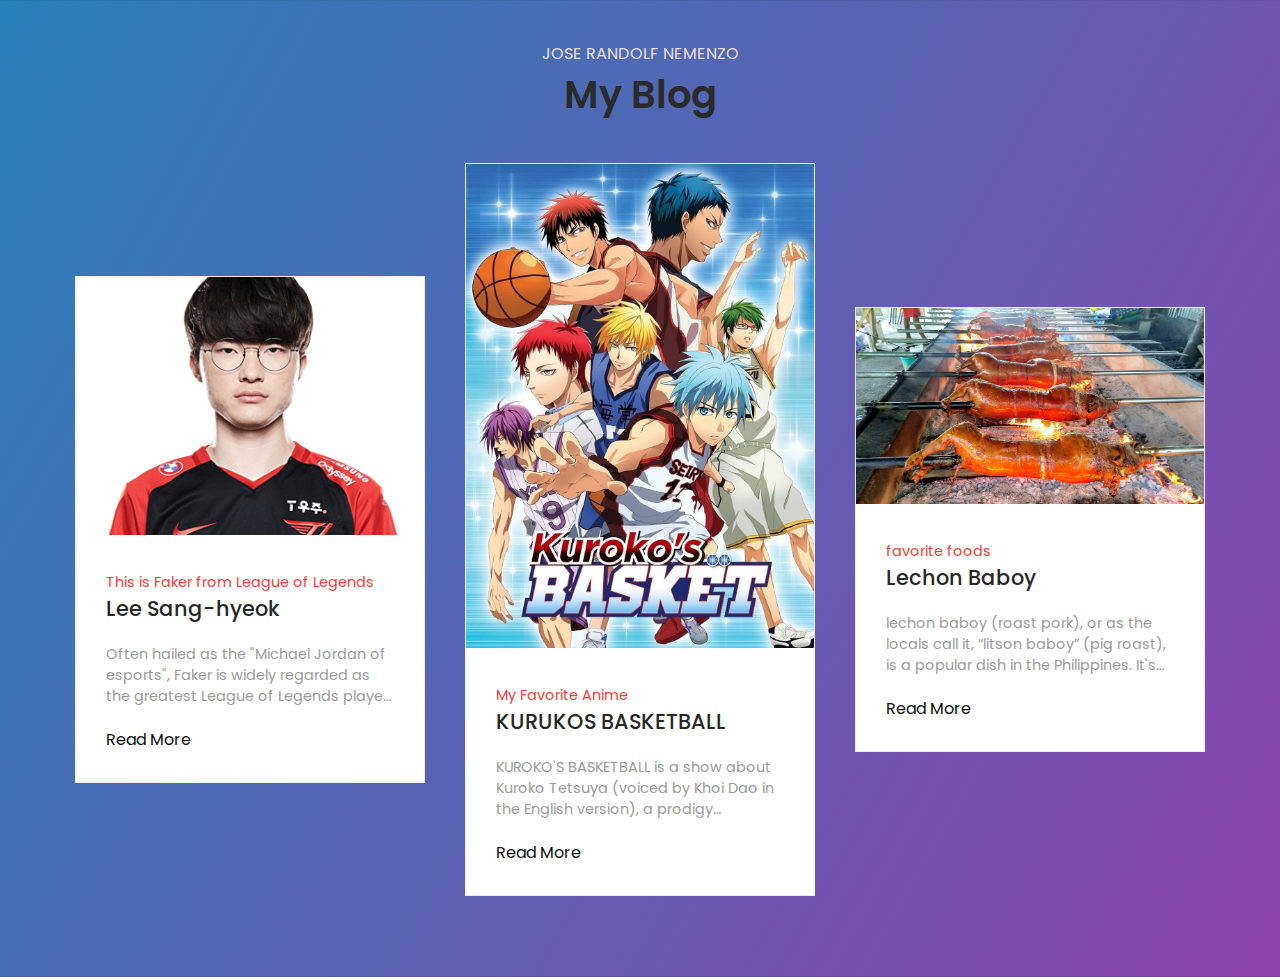
<file: blog.html>
<?php
session_start();

?>







<!DOCTYPE html>
<html lang="en">
<head>
    <meta charset="utf-8">
    <meta http-equiv="X-UA-Compatible" content="IE-edge">
    <meta name="viewport" content="width=device-width, intial-scale=1.0, maximum-scale=1.0, user-scalable=no">
    <title>Blog Section</title>
    <link rel="stylesheet" type="text/css" href="blog.css"/>
    <link rel="shortcut icon" href="images/fav-icon.svg"/>
    <link rel="preconnect" href="https://fonts.gstatic.com">
    <link href="https://fonts.googleapis.com/css2?family=Poppins:ital,wght@0,100;0,200;0,300;0,400;0,500;0,600;0,700;0,800;0,900;1,100;1,200;1,300;1,400;1,500;1,600;1,700;1,800;1,900&display=swap" rel="stylesheet">
    </head>
    <body>
        <section id="blog">
            <div class="blog-heading">
              <span>JOSE RANDOLF NEMENZO</span>
              <h3>My Blog</h3>
            </div>
      
      
            <div class="blog-container">
      
              <div class="blog-box">
      

                <div class="blog-img">
                  <img alt="blog" src="picture/p11350.png">
                </div>

                <div class="blog-text">
                  <span>This is Faker from League of Legends</span>
                  <a href="#" class="blog-title">Lee Sang-hyeok</a>
                  <p>Often hailed as the "Michael Jordan of esports", Faker is widely regarded as the greatest League of Legends player in history. Throughout his career, he has secured a record of 10 League of Legends Champions Korea (LCK) titles, two Mid-Season Invitational (MSI) titles, and a record four World Championship titles.</p>
                  <a href="faker.html">Read More</a>
                </div>
      
              </div>
      
      
      
      
   
              <div class="blog-box">
      
                <div class="blog-img">
                  <img alt="blog" src="picture/KURUKO.jpg">
                </div>
                <div class="blog-text">
                  <span>My Favorite Anime</span>
                  <a href="#" class="blog-title">KURUKOS BASKETBALL</a>
                  <p>KUROKO'S BASKETBALL is a show about Kuroko Tetsuya (voiced by Khoi Dao in the English version), a prodigy basketball player who joins the Seirin High School basketball team. At the same time Taiga Kagami (Zeno Robinson), a fierce player with tremendous skill, also joins the Seirin</p>
                  <a href="faker.html">Read More</a>
                </div>
      
              </div>
      
      
      
      
              
              <div class="blog-box">
      
                
                <div class="blog-img">
                  <img alt="blog" src="picture/lamea.jpg">
                </div>
                
                <div class="blog-text">
                  <span>favorite foods</span>
                  <a href="#" class="blog-title">Lechon Baboy</a>
                  <p>lechon baboy (roast pork), or as the locals call it, “litson baboy” (pig roast), is a popular dish in the Philippines. It's usually prepared by marinating and roasting whole pig cooking over a charcoal fire until crispy and golden brown on all sides, then marinading the skin with soy sauce to balance out its flavours.</p>
                  <a href="faker.html">Read More</a>
                </div>
      
              </div>
      
            </div>
      
          </section>
          
    </body>
    </html>
</file>
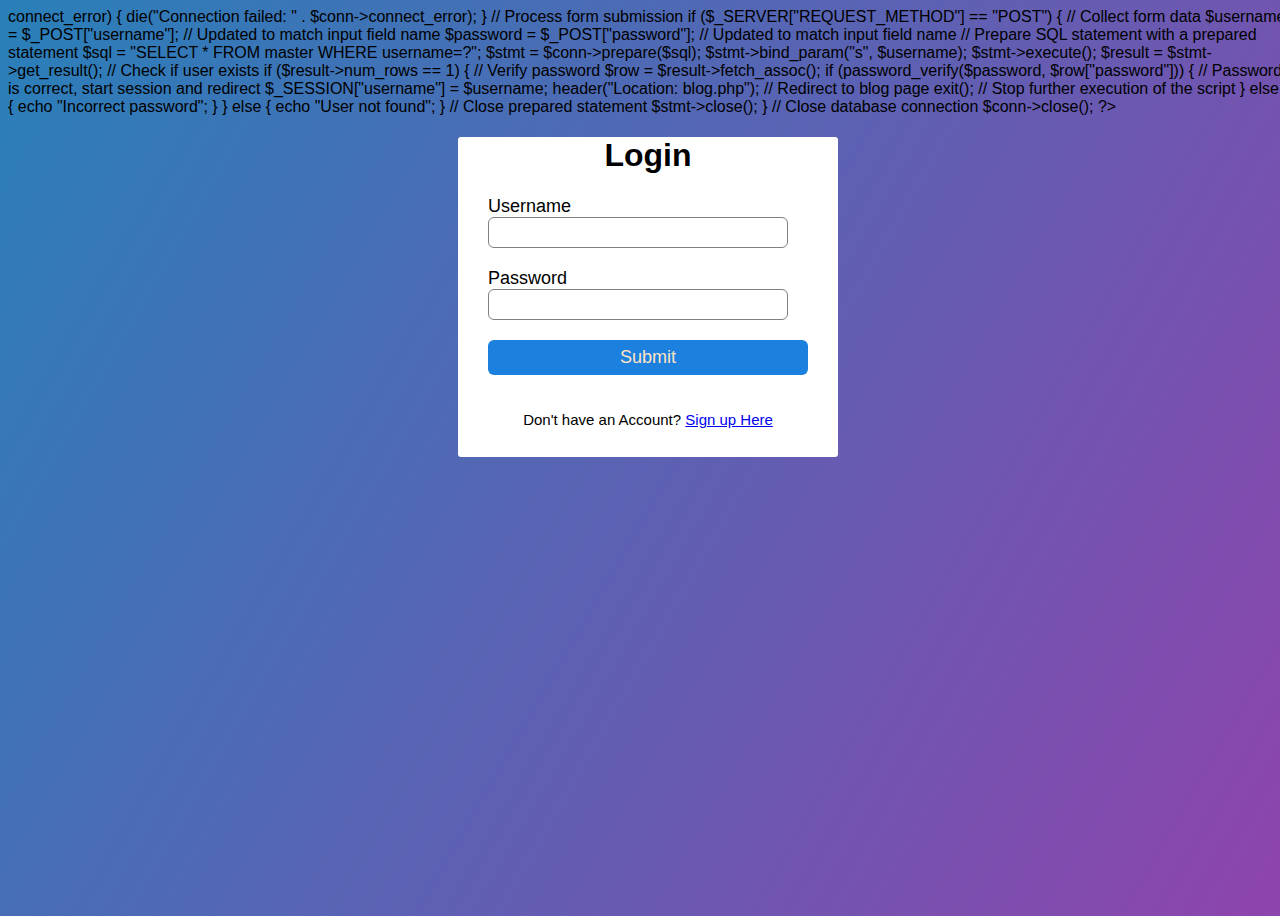
<file: index6.html>
<?php
session_start();

// Establish database connection
$servername = "localhost";
$username = "root";
$password = "";
$database = "signup"; // Change this to your database name
$conn = new mysqli($servername, $username, $password, $database);

// Check connection
if ($conn->connect_error) {
    die("Connection failed: " . $conn->connect_error);
}

// Process form submission
if ($_SERVER["REQUEST_METHOD"] == "POST") {
    // Collect form data
    $username = $_POST["username"]; // Updated to match input field name
    $password = $_POST["password"]; // Updated to match input field name

    // Prepare SQL statement with a prepared statement
    $sql = "SELECT * FROM master WHERE username=?";
    $stmt = $conn->prepare($sql);
    $stmt->bind_param("s", $username);
    $stmt->execute();
    $result = $stmt->get_result();

    // Check if user exists
    if ($result->num_rows == 1) {
        // Verify password
        $row = $result->fetch_assoc();
        if (password_verify($password, $row["password"])) {
            // Password is correct, start session and redirect
            $_SESSION["username"] = $username;
            header("Location: blog.php"); // Redirect to blog page
            exit(); // Stop further execution of the script
        } else {
            echo "Incorrect password";
        }
    } else {
        echo "User not found";
    }
    
    // Close prepared statement
    $stmt->close();
}

// Close database connection
$conn->close();
?>

<!DOCTYPE html>
<html>
<head>
    <meta charset="UTF-8">
    <meta name="viewport" content="width=device-width, initial-scale=1.0">
    <title>Login</title>
    <link rel="stylesheet" href="style.css">
</head>
<body>
    <div class="login">
        <h1>Login</h1>
        <form method="POST"> <!-- Added method="POST" -->
            <label>Username</label>
            <input type="text" name="username" required> <!-- Updated name attribute -->
            <label>Password</label>
            <input type="password" name="password" required> <!-- Updated name attribute -->
            <input type="submit" value="Submit">
        </form>
        <p>Don't have an Account? <a href="register.php">Sign up Here</a></p>
    </div>
</body>
</html>
</file>
<file: blog.css>
*{
    margin: 0px;
    padding: 0px;
    font-family: poppins;
    box-sizing: border-box;
}
ul{
    list-style: none;
}
a{
    text-decoration: none;
}
 
body{
    margin: 0px;
    padding: 0px;
    font-family: poppins;
    background: linear-gradient(120deg,#2980b9, #8e44ad);
}
 

#blog{
    display: flex;
    flex-direction: column;
    justify-content: center;
    align-items: center;
    padding: 40px;
    border-top: 1px solid rgba(0, 0, 0, 0.05);
    border-bottom: 1px solid rgba(0, 0, 0, 0.05);
}
.blog-heading{
    display: flex;
    flex-direction: column;
    justify-content: center;
    align-items: center;
 
}
.blog-heading span{
    color: #e8dfdf;
}
.blog-heading h3{
    font-size: 2.4rem;
    color: #2b2b2b;
    font-weight: 600;
}
.blog-container{
    display: flex;
    justify-content: center;
    align-items: center;
    margin: 20px 0px;
    flex-wrap: wrap;
}
 
.blog-box{
    width:350px;
    background-color: #ffffff;
    border: 1px solid #ececec;
    margin: 20px 20px;
 
}
.blog-img{
    width:100%;
    height: auto;
}
.blog-img img{
    width:100%;
    height: 100%;
    object-fit: cover;
    object-position: center;
}
.blog-text{
    padding: 30px;
    display: flex;
    flex-direction: column;
}
.blog-text span{
    color: #f33c3c;
    font-size: 0.9rem;
}
.blog-text .blog-title{
    font-size: 1.3rem;
    font-weight: 500;
    color: #272727;
}
.blog-text p{
    color: #9b9b9b;
    font-size: 0.9rem;
    display: -webkit-box;
    -webkit-line-clamp: 3;
    -webkit-box-orient: vertical;
    overflow: hidden;
    text-overflow: ellipsis;
    margin: 20px 0px;
}
.blog-text a{
    color: #0f0f0f;
}
.blog-text a:hover{
    color: #c74242;
    transition: all ease 0.3s;
}
 
 
@media(max-width:1250px){
 
    .blog-box{
        width: 300px;
    }
} 
@media(max-width:1100px){
    .blog-box{
        width:70%;
    }
}
 
@media(max-width:550px){
   
    .blog-box{
        margin: 20px 10px;
        width: 100%;
    }
    #blog{
        padding:20px;
    }
}
</file>
<file: style.css>
body{
    background: linear-gradient(120deg,#2980b9, #8e44ad);
    width: 100%;
    height: 100vh;
    font-family: sans-serif;
}

.register{
    width: 380px;
    height: 800px;
    margin: auto;
    background: white;
    border-radius: 3px;
}
.login{
    width: 380px;
    height: 320px;
    margin: auto;
    background: white;
    border-radius: 3px;
}





h1{
    text-align: center;
}
h4{
    text-align: center;
    padding-top: 15px;
}
form{
    width: 300px;
    margin-left: 30px;
}
form label {
    display: flex;
    margin-top: 20px;
    font-size: 18px;
}
form input {
    width: 100%;
    padding: 7px;
    border: none;
    border: 1px solid gray;
    border-radius: 6px;
    outline: none;
}
input[type = "submit"]{
    width: 320px;
    height: 35px;
    margin-top: 20px;
    border: none;
    background-color: rgb(28, 128, 222);
    color: bisque;
    font-size: 18px;
    cursor: pointer;
}
input[type = "submit"]:hover{
    color: white;
    background: blue;
}
p{
    text-align: center;
    padding-top: 20px;
    font-size: 15px;
}
</file>
